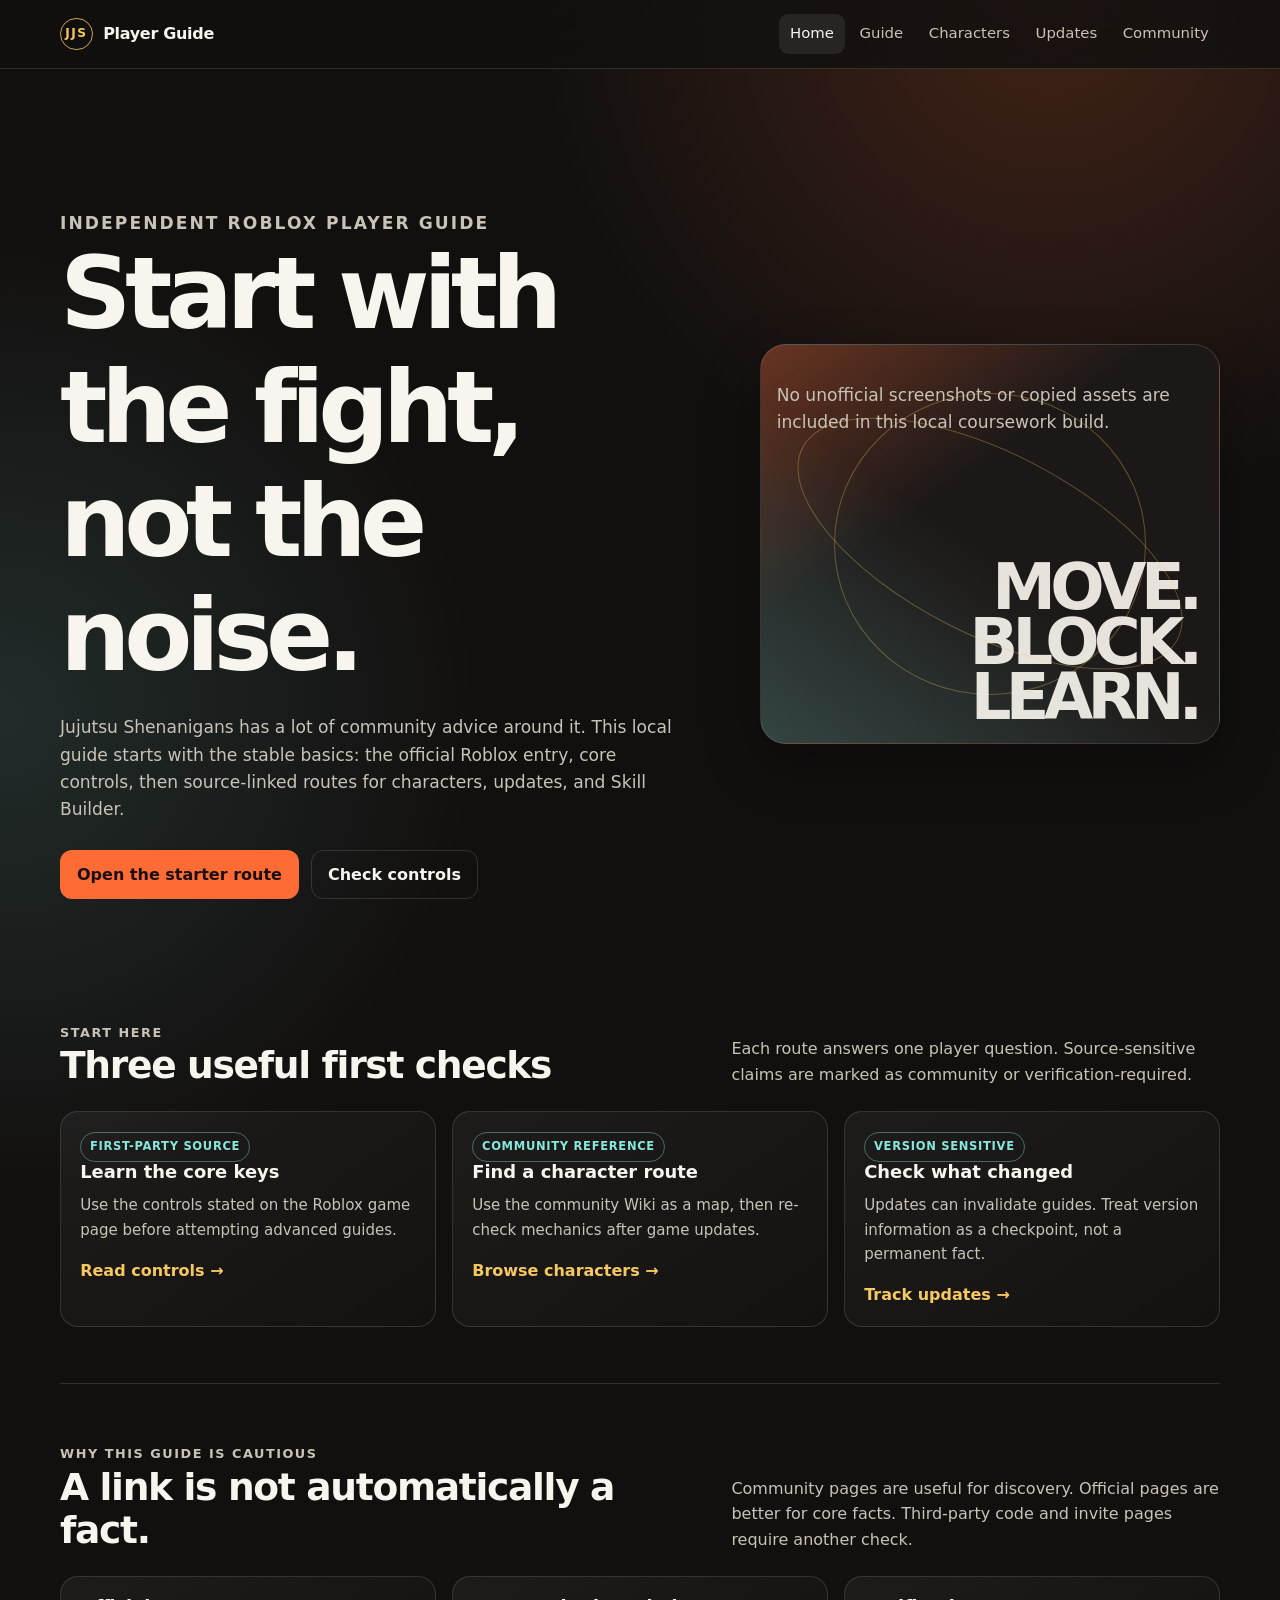
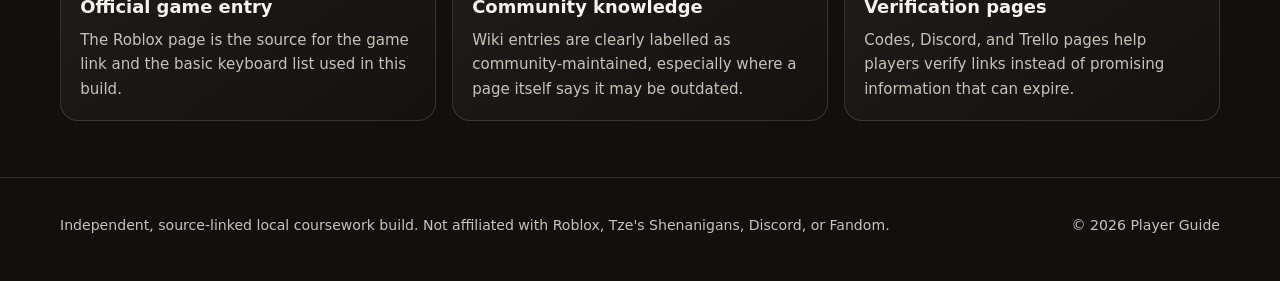
<file: index.html>
<!doctype html>
<html lang="en">
<head>
  <meta charset="utf-8">
  <meta name="viewport" content="width=device-width, initial-scale=1">
  <meta name="robots" content="noindex,nofollow">
  <link rel="canonical" href="http://127.0.0.1:4173/index.html">
  <script type="application/ld+json">
    {"@context":"https://schema.org","@type":"WebPage","name":"Jujutsu Shenanigans Starter Guide","url":"http://127.0.0.1:4173/index.html"}
  </script>
  <meta name="description" content="A practical Jujutsu Shenanigans starter guide for Roblox controls, characters, updates, Skill Builder research, and source checks.">
  <meta property="og:title" content="Jujutsu Shenanigans Starter Guide">
  <meta property="og:description" content="Start with controls, then use source-backed guides for characters, updates, and community links.">
  <meta property="og:type" content="website">
  <title>Jujutsu Shenanigans Starter Guide</title>
  <link rel="stylesheet" href="assets/site.css">
</head>
<body>
  <a class="skip-link" href="#main-content">Skip to content</a>
  <header class="site-header">
    <div class="header-inner">
      <a class="brand" href="index.html" aria-label="Jujutsu Shenanigans Guide home"><span class="brand-mark">JJS</span><span>Player Guide</span></a>
      <button class="nav-toggle" type="button" data-nav-toggle aria-controls="main-nav" aria-expanded="false">Menu</button>
      <nav class="main-nav" id="main-nav" data-nav aria-label="Primary navigation">
        <a href="index.html" aria-current="page">Home</a><a href="guide.html">Guide</a><a href="characters.html">Characters</a><a href="updates.html">Updates</a><a href="community.html">Community</a>
      </nav>
    </div>
  </header>
  <main id="main-content" class="page-shell">
    <section class="hero" aria-labelledby="home-title">
      <div>
        <p class="eyebrow">Independent Roblox player guide</p>
        <h1 id="home-title">Start with the fight, not the noise.</h1>
        <p>Jujutsu Shenanigans has a lot of community advice around it. This local guide starts with the stable basics: the official Roblox entry, core controls, then source-linked routes for characters, updates, and Skill Builder.</p>
        <div class="hero-actions"><a class="button" href="guide.html">Open the starter route</a><a class="button button--ghost" href="controls.html">Check controls</a></div>
      </div>
      <div class="hero-visual" aria-label="Abstract Jujutsu Shenanigans guide cover">
        <p class="visual-note">No unofficial screenshots or copied assets are included in this local coursework build.</p>
        <div class="visual-text">MOVE.<br>BLOCK.<br>LEARN.</div>
      </div>
    </section>

    <section class="section" aria-labelledby="start-heading">
      <div class="section-heading"><div><p class="eyebrow">Start here</p><h2 id="start-heading">Three useful first checks</h2></div><p>Each route answers one player question. Source-sensitive claims are marked as community or verification-required.</p></div>
      <div class="guide-grid" data-home-cards>
        <a class="guide-card" href="controls.html"><span class="status-tag">First-party source</span><h3>Learn the core keys</h3><p>Use the controls stated on the Roblox game page before attempting advanced guides.</p><span class="arrow">Read controls →</span></a>
        <a class="guide-card" href="characters.html"><span class="status-tag">Community reference</span><h3>Find a character route</h3><p>Use the community Wiki as a map, then re-check mechanics after game updates.</p><span class="arrow">Browse characters →</span></a>
        <a class="guide-card" href="updates.html"><span class="status-tag">Version sensitive</span><h3>Check what changed</h3><p>Updates can invalidate guides. Treat version information as a checkpoint, not a permanent fact.</p><span class="arrow">Track updates →</span></a>
      </div>
    </section>

    <section class="section" aria-labelledby="source-heading">
      <div class="section-heading"><div><p class="eyebrow">Why this guide is cautious</p><h2 id="source-heading">A link is not automatically a fact.</h2></div><p>Community pages are useful for discovery. Official pages are better for core facts. Third-party code and invite pages require another check.</p></div>
      <div class="feature-grid">
        <article class="feature-card"><h3>Official game entry</h3><p>The Roblox page is the source for the game link and the basic keyboard list used in this build.</p></article>
        <article class="feature-card"><h3>Community knowledge</h3><p>Wiki entries are clearly labelled as community-maintained, especially where a page itself says it may be outdated.</p></article>
        <article class="feature-card"><h3>Verification pages</h3><p>Codes, Discord, and Trello pages help players verify links instead of promising information that can expire.</p></article>
      </div>
    </section>
  </main>
  <footer class="site-footer"><div class="page-shell footer-inner"><p>Independent, source-linked local coursework build. Not affiliated with Roblox, Tze's Shenanigans, Discord, or Fandom.</p><p>© <span data-current-year></span> Player Guide</p></div></footer>
  <script src="assets/site.js"></script>
</body>
</html>
</file>
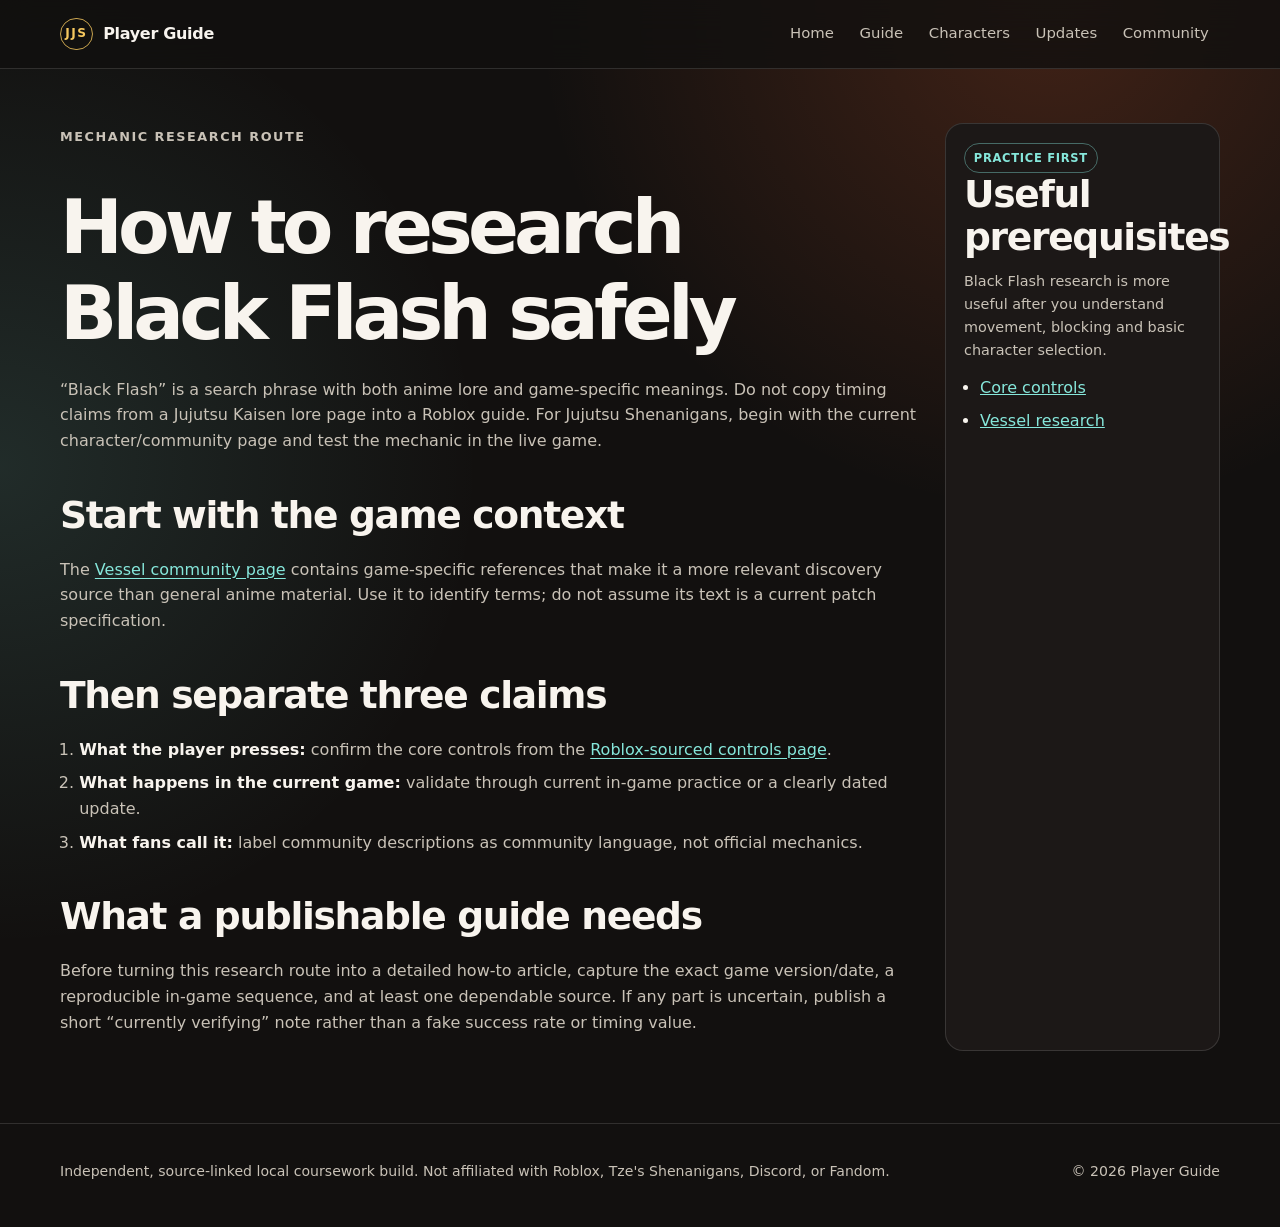
<file: black-flash.html>
<!doctype html>
<html lang="en">
<head>
  <meta charset="utf-8">
  <meta name="viewport" content="width=device-width, initial-scale=1">
  <meta name="robots" content="noindex,nofollow">
  <link rel="canonical" href="http://127.0.0.1:4173/black-flash.html">
  <script type="application/ld+json">
    {"@context":"https://schema.org","@type":"WebPage","name":"Jujutsu Shenanigans Black Flash Guide","url":"http://127.0.0.1:4173/black-flash.html"}
  </script>
  <meta name="description" content="A Jujutsu Shenanigans Black Flash research route that separates game-specific testing from anime lore and version-sensitive community notes.">
  <title>Jujutsu Shenanigans Black Flash Guide</title>
  <link rel="stylesheet" href="assets/site.css">
</head>
<body>
  <a class="skip-link" href="#main-content">Skip to content</a>
  <header class="site-header"><div class="header-inner"><a class="brand" href="index.html" aria-label="Jujutsu Shenanigans Guide home"><span class="brand-mark">JJS</span><span>Player Guide</span></a><button class="nav-toggle" type="button" data-nav-toggle aria-controls="main-nav" aria-expanded="false">Menu</button><nav class="main-nav" id="main-nav" data-nav aria-label="Primary navigation"><a href="index.html">Home</a><a href="guide.html" aria-current="page">Guide</a><a href="characters.html">Characters</a><a href="updates.html">Updates</a><a href="community.html">Community</a></nav></div></header>
  <main id="main-content" class="page-shell content-layout">
    <article class="article">
      <p class="eyebrow">Mechanic research route</p>
      <h1>How to research Black Flash safely</h1>
      <p>“Black Flash” is a search phrase with both anime lore and game-specific meanings. Do not copy timing claims from a Jujutsu Kaisen lore page into a Roblox guide. For Jujutsu Shenanigans, begin with the current character/community page and test the mechanic in the live game.</p>
      <h2>Start with the game context</h2>
      <p>The <a href="https://jujutsu-shenanigans.fandom.com/wiki/Vessel" target="_blank" rel="noreferrer">Vessel community page</a> contains game-specific references that make it a more relevant discovery source than general anime material. Use it to identify terms; do not assume its text is a current patch specification.</p>
      <h2>Then separate three claims</h2>
      <ol><li><strong>What the player presses:</strong> confirm the core controls from the <a href="controls.html">Roblox-sourced controls page</a>.</li><li><strong>What happens in the current game:</strong> validate through current in-game practice or a clearly dated update.</li><li><strong>What fans call it:</strong> label community descriptions as community language, not official mechanics.</li></ol>
      <h2>What a publishable guide needs</h2>
      <p>Before turning this research route into a detailed how-to article, capture the exact game version/date, a reproducible in-game sequence, and at least one dependable source. If any part is uncertain, publish a short “currently verifying” note rather than a fake success rate or timing value.</p>
    </article>
    <aside class="aside-card"><span class="status-tag">Practice first</span><h2>Useful prerequisites</h2><p>Black Flash research is more useful after you understand movement, blocking and basic character selection.</p><ul><li><a href="controls.html">Core controls</a></li><li><a href="vessel.html">Vessel research</a></li></ul></aside>
  </main>
  <footer class="site-footer"><div class="page-shell footer-inner"><p>Independent, source-linked local coursework build.</p><p>© <span data-current-year></span> Player Guide</p></div></footer><script src="assets/site.js"></script>
</body>
</html>
</file>
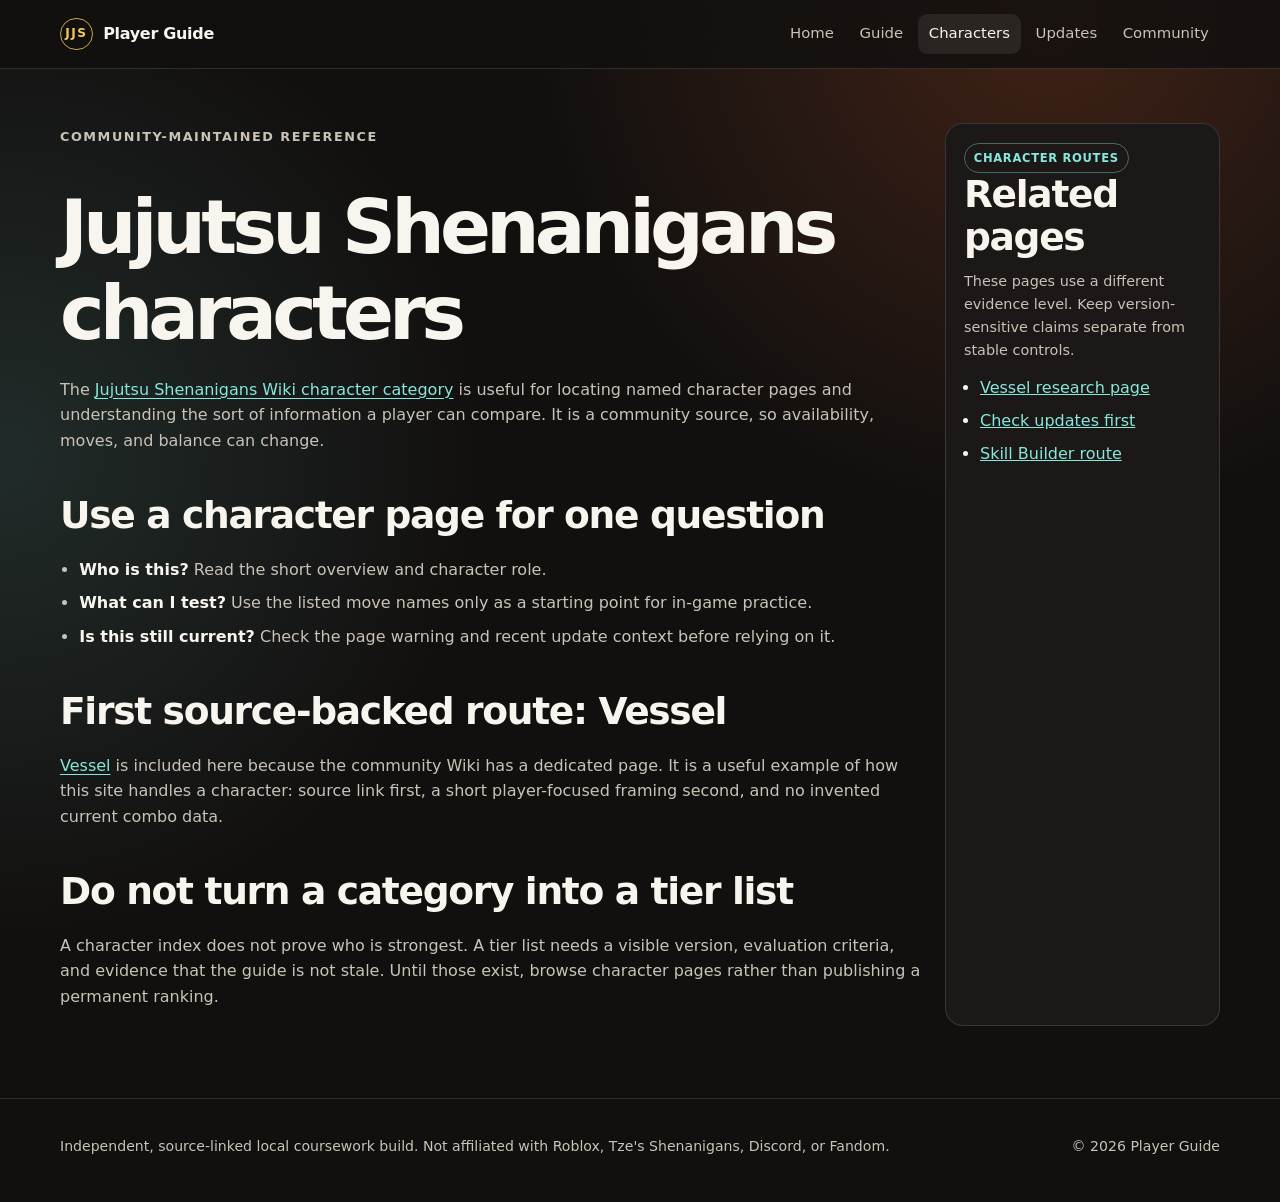
<file: characters.html>
<!doctype html>
<html lang="en">
<head>
  <meta charset="utf-8">
  <meta name="viewport" content="width=device-width, initial-scale=1">
  <meta name="robots" content="noindex,nofollow">
  <link rel="canonical" href="http://127.0.0.1:4173/characters.html">
  <script type="application/ld+json">
    {"@context":"https://schema.org","@type":"WebPage","name":"Jujutsu Shenanigans Characters Guide","url":"http://127.0.0.1:4173/characters.html"}
  </script>
  <meta name="description" content="A Jujutsu Shenanigans character research index built from community Wiki categories, with a cautious route to Vessel and version-sensitive pages.">
  <title>Jujutsu Shenanigans Characters Guide</title>
  <link rel="stylesheet" href="assets/site.css">
</head>
<body>
  <a class="skip-link" href="#main-content">Skip to content</a>
  <header class="site-header"><div class="header-inner"><a class="brand" href="index.html" aria-label="Jujutsu Shenanigans Guide home"><span class="brand-mark">JJS</span><span>Player Guide</span></a><button class="nav-toggle" type="button" data-nav-toggle aria-controls="main-nav" aria-expanded="false">Menu</button><nav class="main-nav" id="main-nav" data-nav aria-label="Primary navigation"><a href="index.html">Home</a><a href="guide.html">Guide</a><a href="characters.html" aria-current="page">Characters</a><a href="updates.html">Updates</a><a href="community.html">Community</a></nav></div></header>
  <main id="main-content" class="page-shell content-layout">
    <article class="article">
      <p class="eyebrow">Community-maintained reference</p>
      <h1>Jujutsu Shenanigans characters</h1>
      <p>The <a href="https://jujutsu-shenanigans.fandom.com/wiki/Category:Characters" target="_blank" rel="noreferrer">Jujutsu Shenanigans Wiki character category</a> is useful for locating named character pages and understanding the sort of information a player can compare. It is a community source, so availability, moves, and balance can change.</p>
      <h2>Use a character page for one question</h2>
      <ul><li><strong>Who is this?</strong> Read the short overview and character role.</li><li><strong>What can I test?</strong> Use the listed move names only as a starting point for in-game practice.</li><li><strong>Is this still current?</strong> Check the page warning and recent update context before relying on it.</li></ul>
      <h2>First source-backed route: Vessel</h2>
      <p><a href="vessel.html">Vessel</a> is included here because the community Wiki has a dedicated page. It is a useful example of how this site handles a character: source link first, a short player-focused framing second, and no invented current combo data.</p>
      <h2>Do not turn a category into a tier list</h2>
      <p>A character index does not prove who is strongest. A tier list needs a visible version, evaluation criteria, and evidence that the guide is not stale. Until those exist, browse character pages rather than publishing a permanent ranking.</p>
    </article>
    <aside class="aside-card"><span class="status-tag">Character routes</span><h2>Related pages</h2><p>These pages use a different evidence level. Keep version-sensitive claims separate from stable controls.</p><ul><li><a href="vessel.html">Vessel research page</a></li><li><a href="updates.html">Check updates first</a></li><li><a href="skill-builder.html">Skill Builder route</a></li></ul></aside>
  </main>
  <footer class="site-footer"><div class="page-shell footer-inner"><p>Independent, source-linked local coursework build.</p><p>© <span data-current-year></span> Player Guide</p></div></footer><script src="assets/site.js"></script>
</body>
</html>
</file>
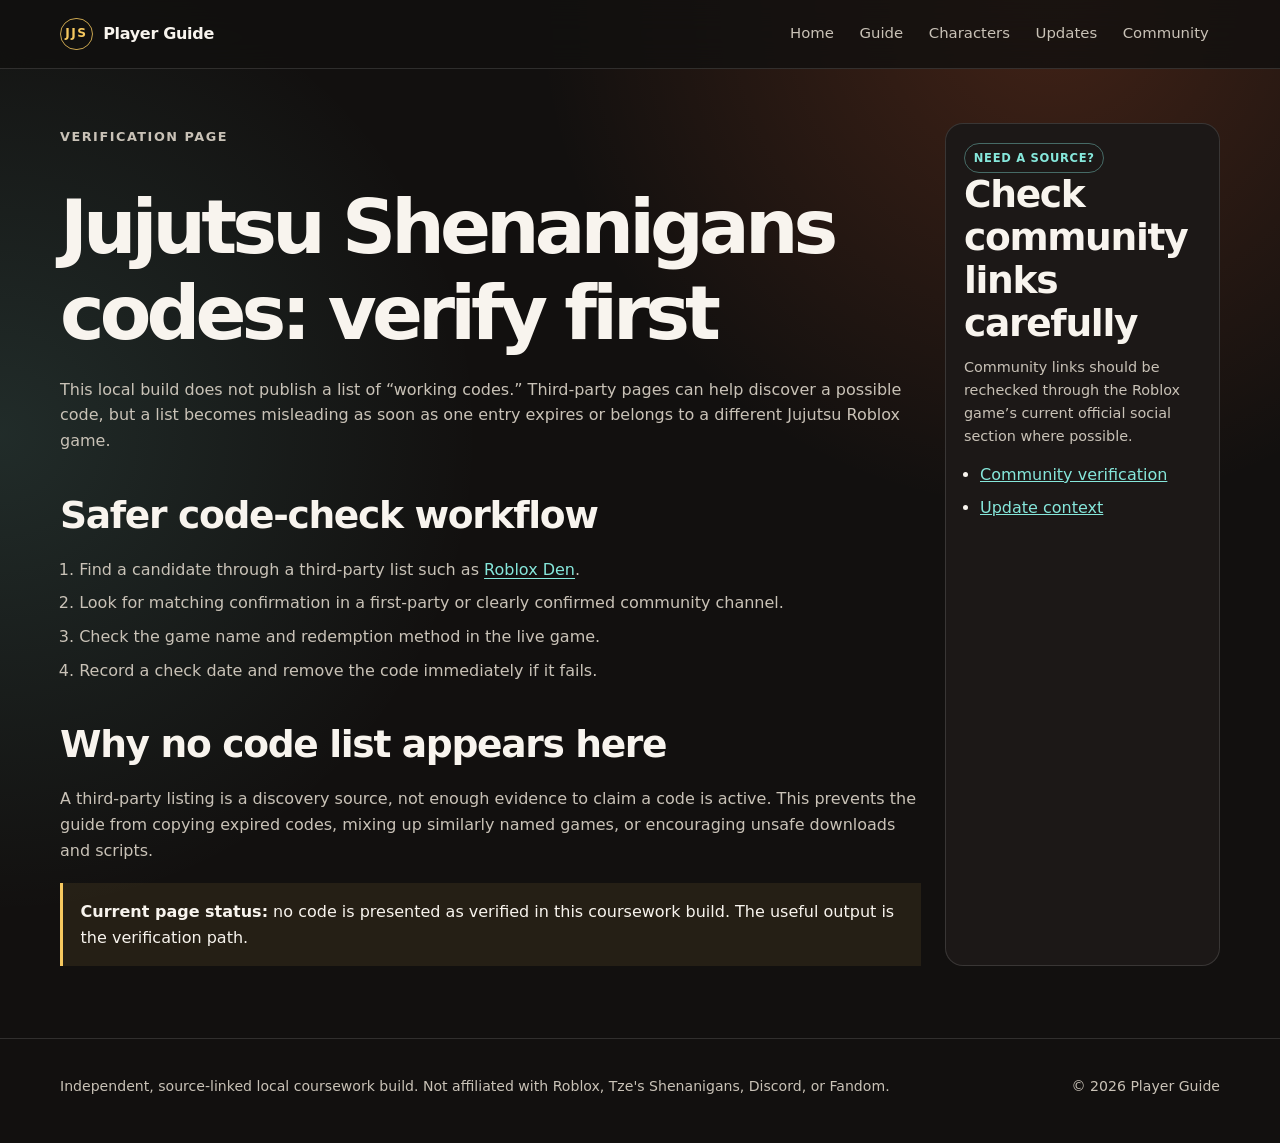
<file: codes.html>
<!doctype html>
<html lang="en">
<head>
  <meta charset="utf-8">
  <meta name="viewport" content="width=device-width, initial-scale=1">
  <meta name="robots" content="noindex,nofollow">
  <link rel="canonical" href="http://127.0.0.1:4173/codes.html">
  <script type="application/ld+json">
    {"@context":"https://schema.org","@type":"WebPage","name":"Jujutsu Shenanigans Codes Verify First","url":"http://127.0.0.1:4173/codes.html"}
  </script>
  <meta name="description" content="A safe Jujutsu Shenanigans code verification page that explains how to check sources without publishing unconfirmed or expired codes.">
  <title>Jujutsu Shenanigans Codes: Verify First</title>
  <link rel="stylesheet" href="assets/site.css">
</head>
<body>
  <a class="skip-link" href="#main-content">Skip to content</a>
  <header class="site-header"><div class="header-inner"><a class="brand" href="index.html" aria-label="Jujutsu Shenanigans Guide home"><span class="brand-mark">JJS</span><span>Player Guide</span></a><button class="nav-toggle" type="button" data-nav-toggle aria-controls="main-nav" aria-expanded="false">Menu</button><nav class="main-nav" id="main-nav" data-nav aria-label="Primary navigation"><a href="index.html">Home</a><a href="guide.html">Guide</a><a href="characters.html">Characters</a><a href="updates.html">Updates</a><a href="community.html">Community</a></nav></div></header>
  <main id="main-content" class="page-shell content-layout">
    <article class="article">
      <p class="eyebrow">Verification page</p>
      <h1>Jujutsu Shenanigans codes: verify first</h1>
      <p>This local build does not publish a list of “working codes.” Third-party pages can help discover a possible code, but a list becomes misleading as soon as one entry expires or belongs to a different Jujutsu Roblox game.</p>
      <h2>Safer code-check workflow</h2>
      <ol><li>Find a candidate through a third-party list such as <a href="https://robloxden.com/game-codes/jujutsu-shenanigans" target="_blank" rel="noreferrer">Roblox Den</a>.</li><li>Look for matching confirmation in a first-party or clearly confirmed community channel.</li><li>Check the game name and redemption method in the live game.</li><li>Record a check date and remove the code immediately if it fails.</li></ol>
      <h2>Why no code list appears here</h2>
      <p>A third-party listing is a discovery source, not enough evidence to claim a code is active. This prevents the guide from copying expired codes, mixing up similarly named games, or encouraging unsafe downloads and scripts.</p>
      <div class="article-note"><strong>Current page status:</strong> no code is presented as verified in this coursework build. The useful output is the verification path.</div>
    </article>
    <aside class="aside-card"><span class="status-tag">Need a source?</span><h2>Check community links carefully</h2><p>Community links should be rechecked through the Roblox game’s current official social section where possible.</p><ul><li><a href="community.html">Community verification</a></li><li><a href="updates.html">Update context</a></li></ul></aside>
  </main>
  <footer class="site-footer"><div class="page-shell footer-inner"><p>Independent, source-linked local coursework build.</p><p>© <span data-current-year></span> Player Guide</p></div></footer><script src="assets/site.js"></script>
</body>
</html>
</file>
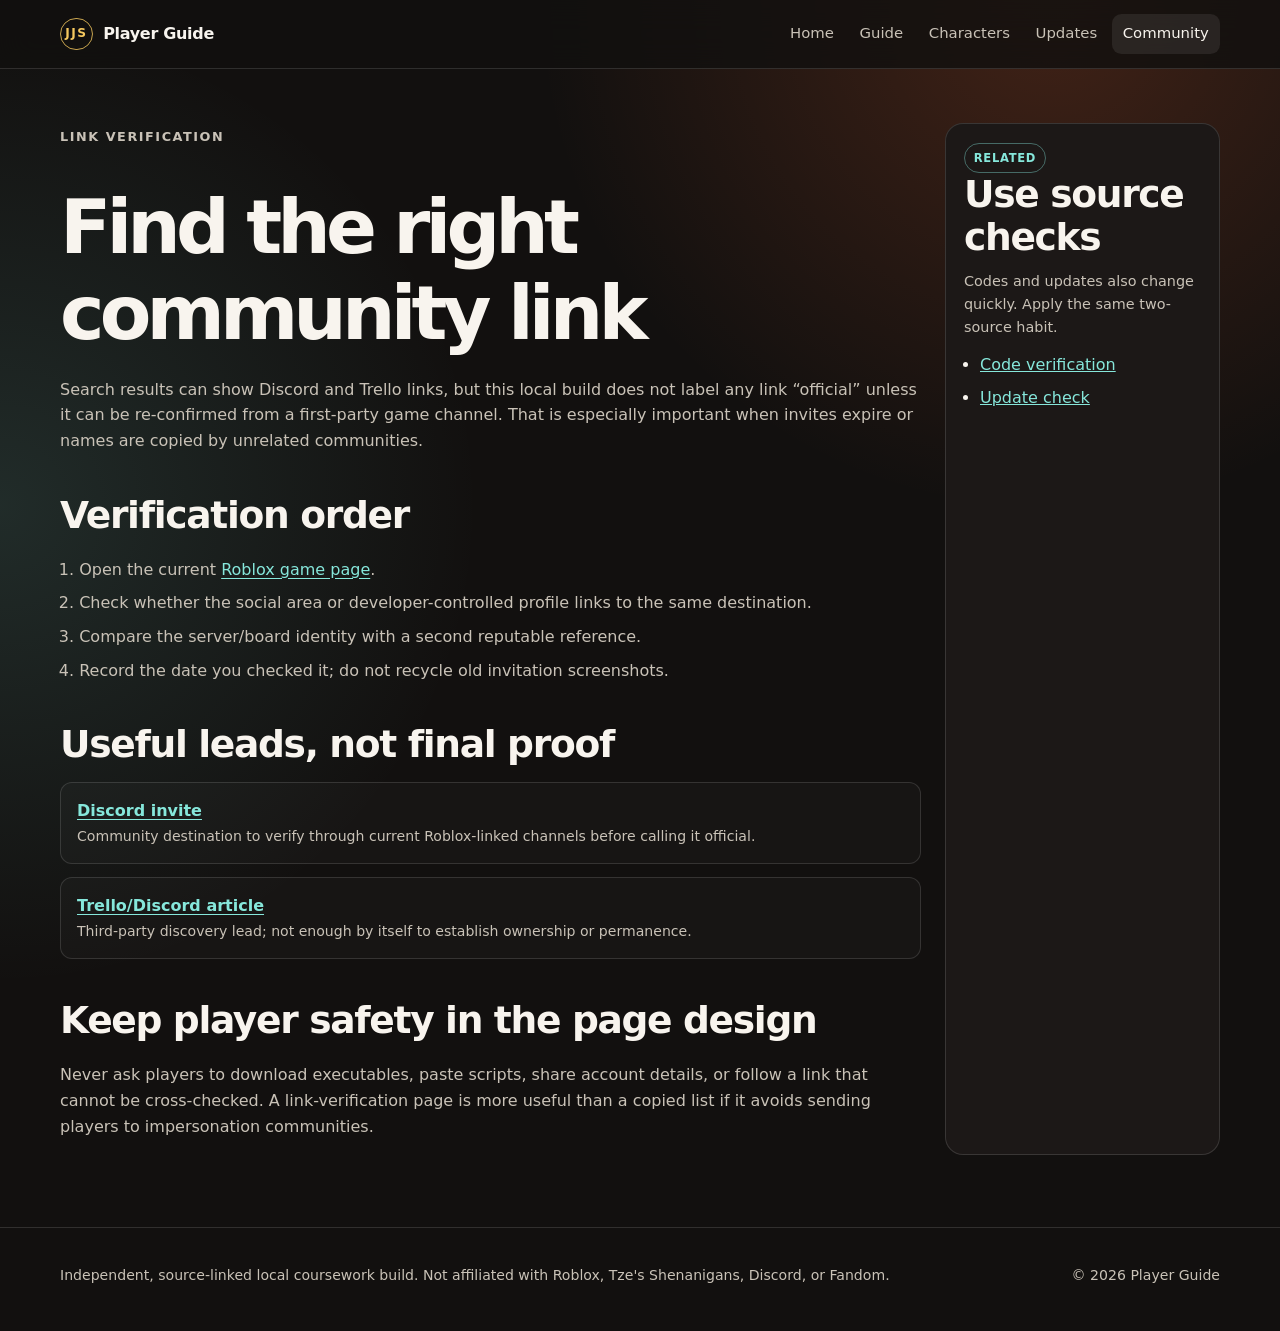
<file: community.html>
<!doctype html>
<html lang="en">
<head>
  <meta charset="utf-8">
  <meta name="viewport" content="width=device-width, initial-scale=1">
  <meta name="robots" content="noindex,nofollow">
  <link rel="canonical" href="http://127.0.0.1:4173/community.html">
  <script type="application/ld+json">
    {"@context":"https://schema.org","@type":"WebPage","name":"Jujutsu Shenanigans Community Links","url":"http://127.0.0.1:4173/community.html"}
  </script>
  <meta name="description" content="How to verify Jujutsu Shenanigans Discord and Trello links through first-party game channels instead of trusting a search result alone.">
  <title>Jujutsu Shenanigans Community Links</title>
  <link rel="stylesheet" href="assets/site.css">
</head>
<body>
  <a class="skip-link" href="#main-content">Skip to content</a>
  <header class="site-header"><div class="header-inner"><a class="brand" href="index.html" aria-label="Jujutsu Shenanigans Guide home"><span class="brand-mark">JJS</span><span>Player Guide</span></a><button class="nav-toggle" type="button" data-nav-toggle aria-controls="main-nav" aria-expanded="false">Menu</button><nav class="main-nav" id="main-nav" data-nav aria-label="Primary navigation"><a href="index.html">Home</a><a href="guide.html">Guide</a><a href="characters.html">Characters</a><a href="updates.html">Updates</a><a href="community.html" aria-current="page">Community</a></nav></div></header>
  <main id="main-content" class="page-shell content-layout">
    <article class="article">
      <p class="eyebrow">Link verification</p>
      <h1>Find the right community link</h1>
      <p>Search results can show Discord and Trello links, but this local build does not label any link “official” unless it can be re-confirmed from a first-party game channel. That is especially important when invites expire or names are copied by unrelated communities.</p>
      <h2>Verification order</h2>
      <ol><li>Open the current <a href="https://www.roblox.com/games/9391468976/Jujutsu-Shenanigans" target="_blank" rel="noreferrer">Roblox game page</a>.</li><li>Check whether the social area or developer-controlled profile links to the same destination.</li><li>Compare the server/board identity with a second reputable reference.</li><li>Record the date you checked it; do not recycle old invitation screenshots.</li></ol>
      <h2>Useful leads, not final proof</h2>
      <div class="source-list"><div class="source-line"><strong><a href="https://discord.com/invite/jujutsushenanigans" target="_blank" rel="noreferrer">Discord invite</a></strong><span>Community destination to verify through current Roblox-linked channels before calling it official.</span></div><div class="source-line"><strong><a href="https://earlygame.com/guides/mobile-gaming/jujutsu-shenanigans-trello-link-official-discord" target="_blank" rel="noreferrer">Trello/Discord article</a></strong><span>Third-party discovery lead; not enough by itself to establish ownership or permanence.</span></div></div>
      <h2>Keep player safety in the page design</h2>
      <p>Never ask players to download executables, paste scripts, share account details, or follow a link that cannot be cross-checked. A link-verification page is more useful than a copied list if it avoids sending players to impersonation communities.</p>
    </article>
    <aside class="aside-card"><span class="status-tag">Related</span><h2>Use source checks</h2><p>Codes and updates also change quickly. Apply the same two-source habit.</p><ul><li><a href="codes.html">Code verification</a></li><li><a href="updates.html">Update check</a></li></ul></aside>
  </main>
  <footer class="site-footer"><div class="page-shell footer-inner"><p>Independent, source-linked local coursework build.</p><p>© <span data-current-year></span> Player Guide</p></div></footer><script src="assets/site.js"></script>
</body>
</html>
</file>
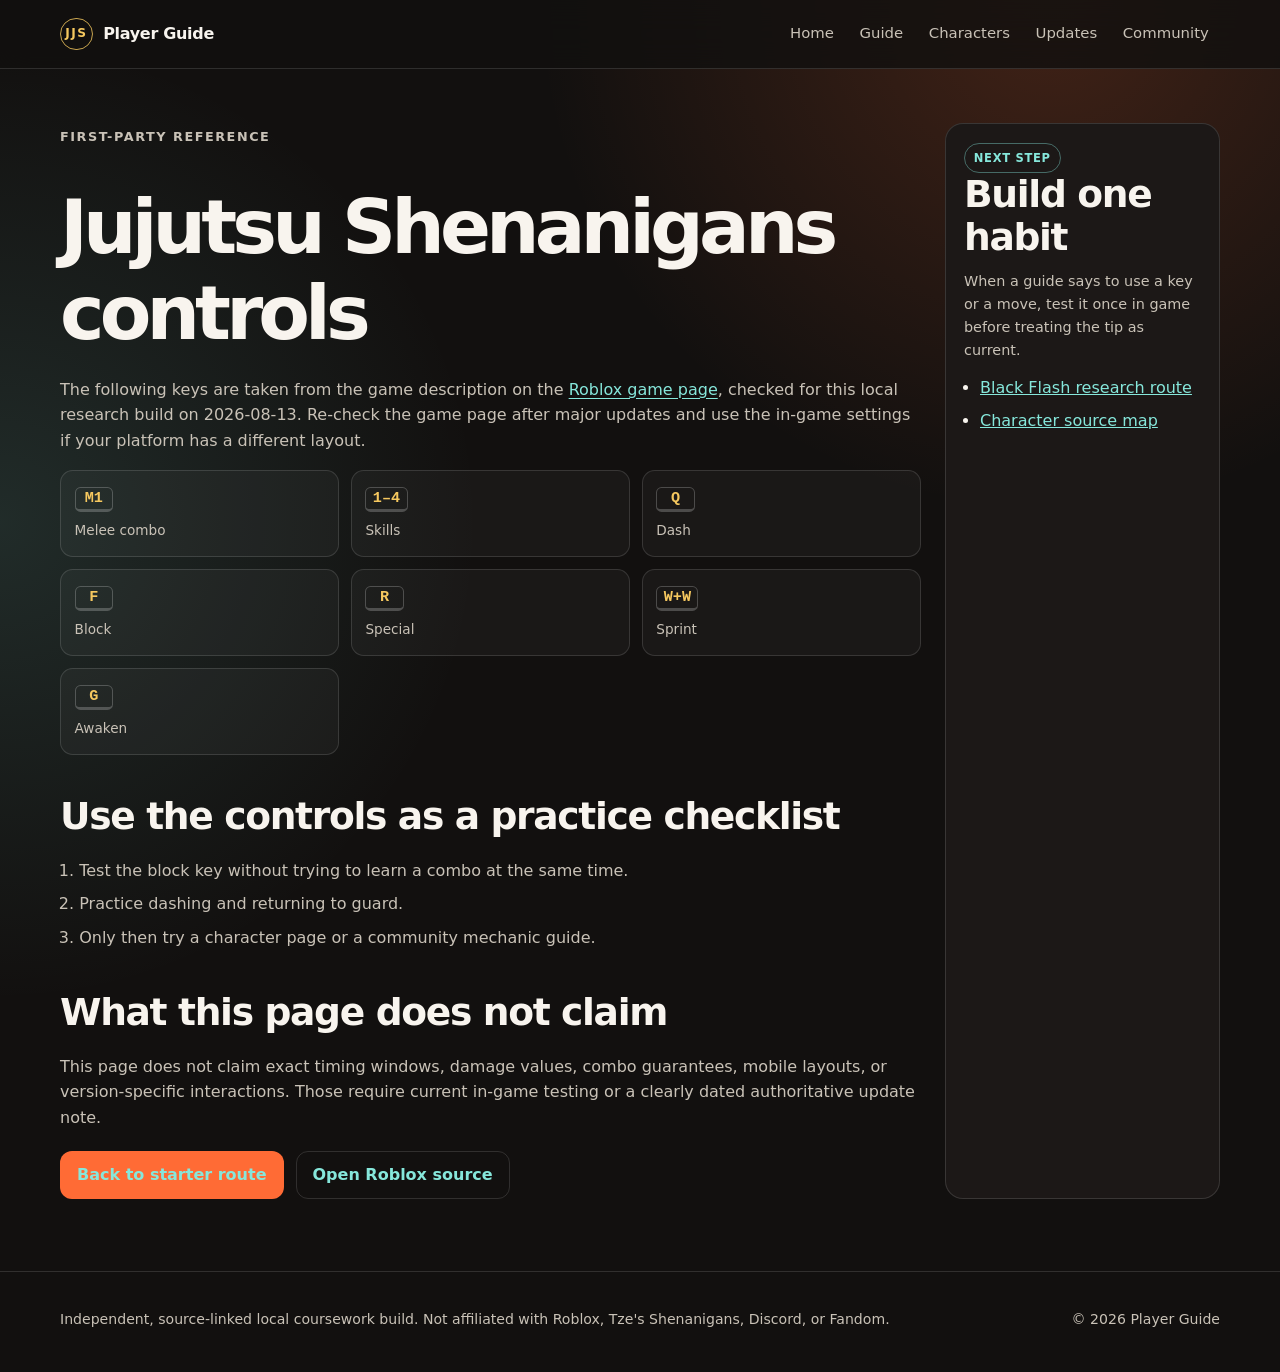
<file: controls.html>
<!doctype html>
<html lang="en">
<head>
  <meta charset="utf-8">
  <meta name="viewport" content="width=device-width, initial-scale=1">
  <meta name="robots" content="noindex,nofollow">
  <link rel="canonical" href="http://127.0.0.1:4173/controls.html">
  <script type="application/ld+json">
    {"@context":"https://schema.org","@type":"WebPage","name":"Jujutsu Shenanigans Controls Guide","url":"http://127.0.0.1:4173/controls.html"}
  </script>
  <meta name="description" content="Jujutsu Shenanigans basic keyboard controls from the Roblox game description: M1, skills, dash, block, special, sprint, and awakening.">
  <title>Jujutsu Shenanigans Controls Guide</title>
  <link rel="stylesheet" href="assets/site.css">
</head>
<body>
  <a class="skip-link" href="#main-content">Skip to content</a>
  <header class="site-header"><div class="header-inner"><a class="brand" href="index.html" aria-label="Jujutsu Shenanigans Guide home"><span class="brand-mark">JJS</span><span>Player Guide</span></a><button class="nav-toggle" type="button" data-nav-toggle aria-controls="main-nav" aria-expanded="false">Menu</button><nav class="main-nav" id="main-nav" data-nav aria-label="Primary navigation"><a href="index.html">Home</a><a href="guide.html">Guide</a><a href="characters.html">Characters</a><a href="updates.html">Updates</a><a href="community.html">Community</a></nav></div></header>
  <main id="main-content" class="page-shell content-layout">
    <article class="article">
      <p class="eyebrow">First-party reference</p>
      <h1>Jujutsu Shenanigans controls</h1>
      <p>The following keys are taken from the game description on the <a href="https://www.roblox.com/games/9391468976/Jujutsu-Shenanigans" target="_blank" rel="noreferrer">Roblox game page</a>, checked for this local research build on 2026-08-13. Re-check the game page after major updates and use the in-game settings if your platform has a different layout.</p>
      <div class="key-grid" aria-label="Keyboard controls"><div class="key"><kbd>M1</kbd><span>Melee combo</span></div><div class="key"><kbd>1–4</kbd><span>Skills</span></div><div class="key"><kbd>Q</kbd><span>Dash</span></div><div class="key"><kbd>F</kbd><span>Block</span></div><div class="key"><kbd>R</kbd><span>Special</span></div><div class="key"><kbd>W+W</kbd><span>Sprint</span></div><div class="key"><kbd>G</kbd><span>Awaken</span></div></div>
      <h2>Use the controls as a practice checklist</h2>
      <ol><li>Test the block key without trying to learn a combo at the same time.</li><li>Practice dashing and returning to guard.</li><li>Only then try a character page or a community mechanic guide.</li></ol>
      <h2>What this page does not claim</h2>
      <p>This page does not claim exact timing windows, damage values, combo guarantees, mobile layouts, or version-specific interactions. Those require current in-game testing or a clearly dated authoritative update note.</p>
      <div class="button-row"><a class="button" href="guide.html">Back to starter route</a><a class="button button--ghost" href="https://www.roblox.com/games/9391468976/Jujutsu-Shenanigans" target="_blank" rel="noreferrer">Open Roblox source</a></div>
    </article>
    <aside class="aside-card"><span class="status-tag">Next step</span><h2>Build one habit</h2><p>When a guide says to use a key or a move, test it once in game before treating the tip as current.</p><ul><li><a href="black-flash.html">Black Flash research route</a></li><li><a href="characters.html">Character source map</a></li></ul></aside>
  </main>
  <footer class="site-footer"><div class="page-shell footer-inner"><p>Independent, source-linked local coursework build.</p><p>© <span data-current-year></span> Player Guide</p></div></footer><script src="assets/site.js"></script>
</body>
</html>
</file>
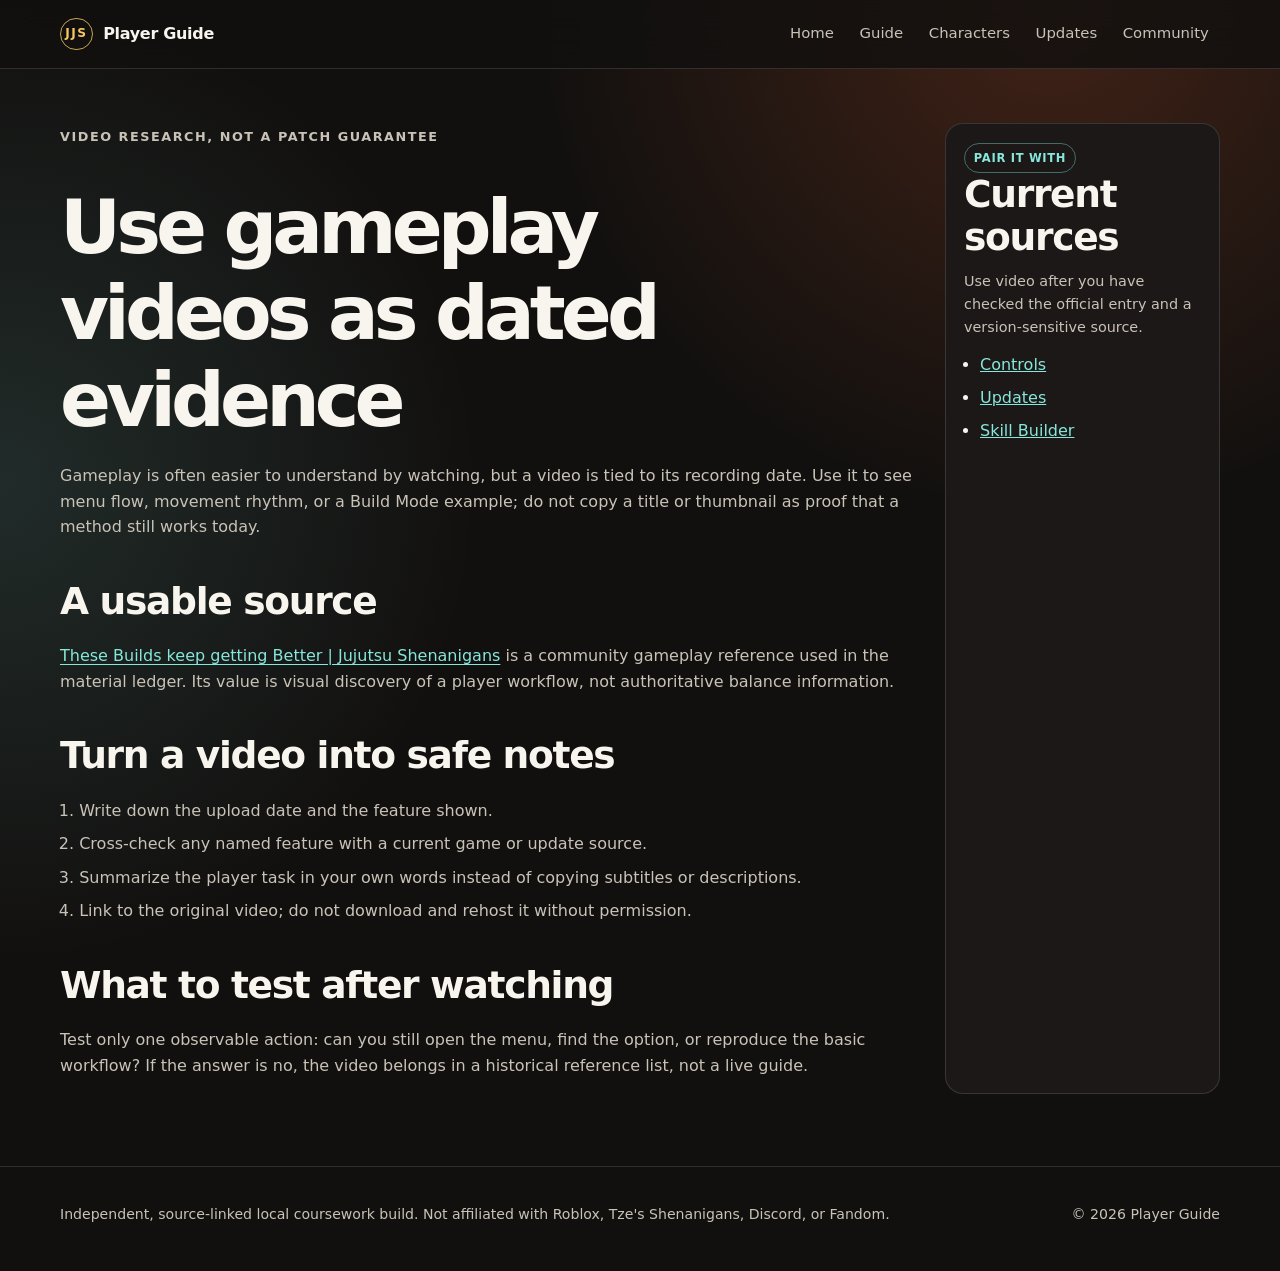
<file: gameplay.html>
<!doctype html>
<html lang="en">
<head>
  <meta charset="utf-8">
  <meta name="viewport" content="width=device-width, initial-scale=1">
  <meta name="robots" content="noindex,nofollow">
  <link rel="canonical" href="http://127.0.0.1:4173/gameplay.html">
  <script type="application/ld+json">
    {"@context":"https://schema.org","@type":"WebPage","name":"Jujutsu Shenanigans Gameplay Sources","url":"http://127.0.0.1:4173/gameplay.html"}
  </script>
  <meta name="description" content="Use Jujutsu Shenanigans gameplay videos as dated visual research, then test the current game before copying a build or combo.">
  <title>Jujutsu Shenanigans Gameplay Sources</title>
  <link rel="stylesheet" href="assets/site.css">
</head>
<body>
  <a class="skip-link" href="#main-content">Skip to content</a>
  <header class="site-header"><div class="header-inner"><a class="brand" href="index.html" aria-label="Jujutsu Shenanigans Guide home"><span class="brand-mark">JJS</span><span>Player Guide</span></a><button class="nav-toggle" type="button" data-nav-toggle aria-controls="main-nav" aria-expanded="false">Menu</button><nav class="main-nav" id="main-nav" data-nav aria-label="Primary navigation"><a href="index.html">Home</a><a href="guide.html">Guide</a><a href="characters.html">Characters</a><a href="updates.html">Updates</a><a href="community.html">Community</a></nav></div></header>
  <main id="main-content" class="page-shell content-layout">
    <article class="article">
      <p class="eyebrow">Video research, not a patch guarantee</p>
      <h1>Use gameplay videos as dated evidence</h1>
      <p>Gameplay is often easier to understand by watching, but a video is tied to its recording date. Use it to see menu flow, movement rhythm, or a Build Mode example; do not copy a title or thumbnail as proof that a method still works today.</p>
      <h2>A usable source</h2>
      <p><a href="https://www.youtube.com/watch?v=bZKaLqbFeTo" target="_blank" rel="noreferrer">These Builds keep getting Better | Jujutsu Shenanigans</a> is a community gameplay reference used in the material ledger. Its value is visual discovery of a player workflow, not authoritative balance information.</p>
      <h2>Turn a video into safe notes</h2>
      <ol><li>Write down the upload date and the feature shown.</li><li>Cross-check any named feature with a current game or update source.</li><li>Summarize the player task in your own words instead of copying subtitles or descriptions.</li><li>Link to the original video; do not download and rehost it without permission.</li></ol>
      <h2>What to test after watching</h2>
      <p>Test only one observable action: can you still open the menu, find the option, or reproduce the basic workflow? If the answer is no, the video belongs in a historical reference list, not a live guide.</p>
    </article>
    <aside class="aside-card"><span class="status-tag">Pair it with</span><h2>Current sources</h2><p>Use video after you have checked the official entry and a version-sensitive source.</p><ul><li><a href="controls.html">Controls</a></li><li><a href="updates.html">Updates</a></li><li><a href="skill-builder.html">Skill Builder</a></li></ul></aside>
  </main>
  <footer class="site-footer"><div class="page-shell footer-inner"><p>Independent, source-linked local coursework build.</p><p>© <span data-current-year></span> Player Guide</p></div></footer><script src="assets/site.js"></script>
</body>
</html>
</file>
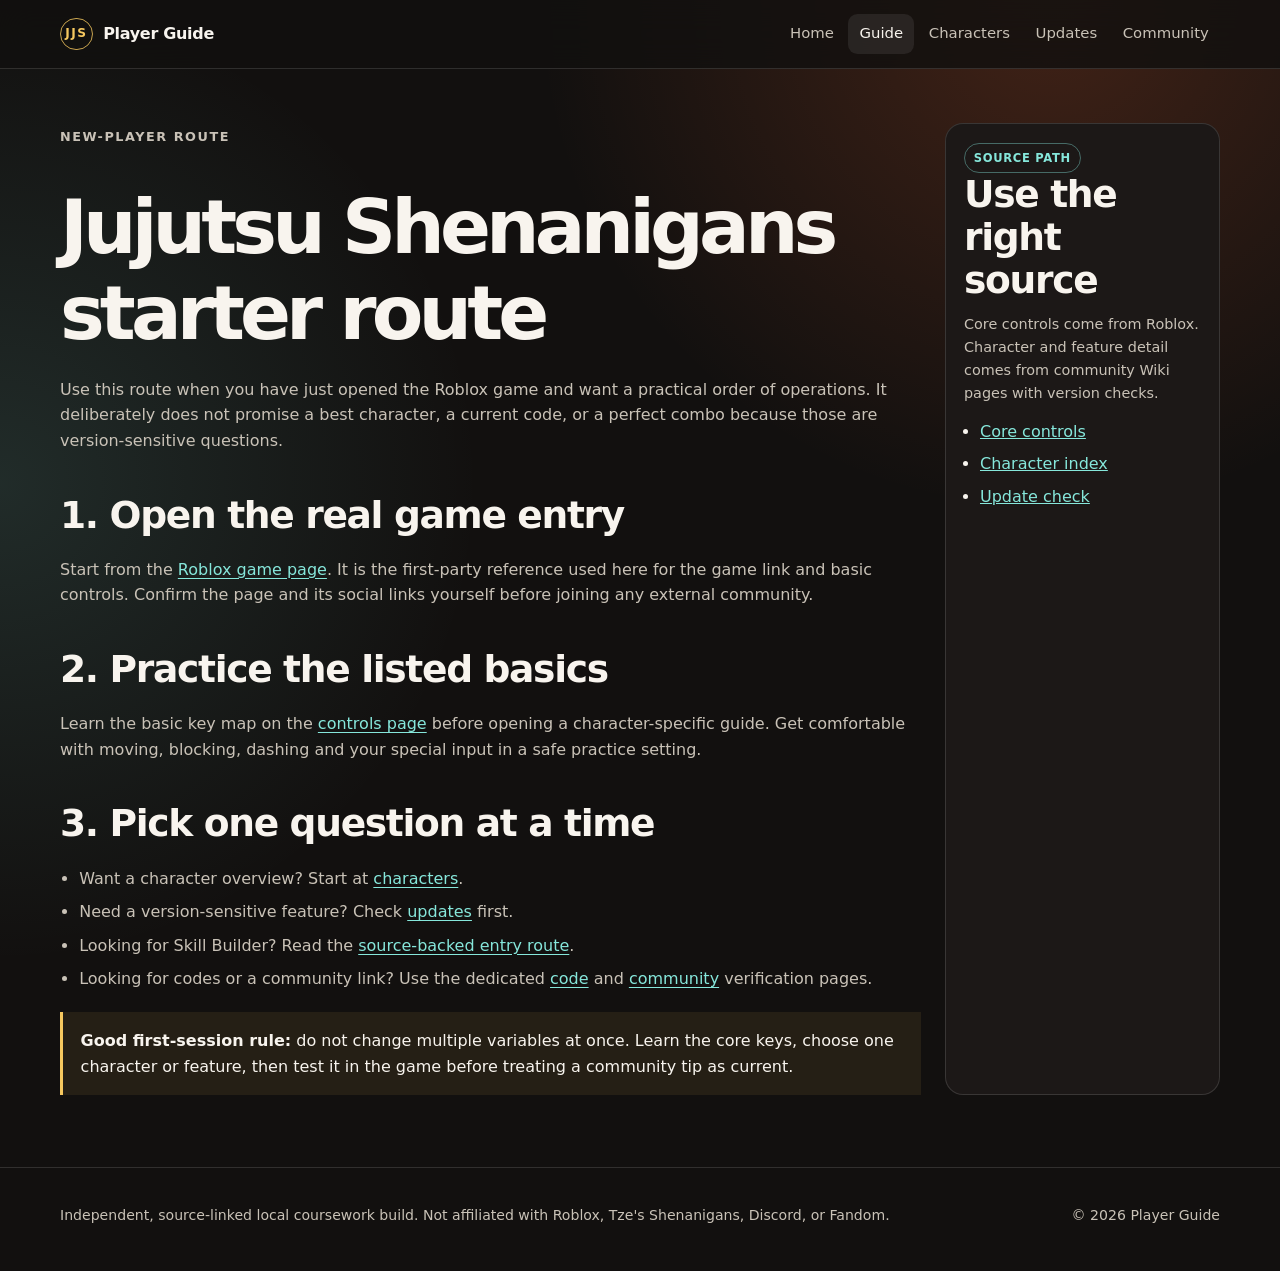
<file: guide.html>
<!doctype html>
<html lang="en">
<head>
  <meta charset="utf-8">
  <meta name="viewport" content="width=device-width, initial-scale=1">
  <meta name="robots" content="noindex,nofollow">
  <link rel="canonical" href="http://127.0.0.1:4173/guide.html">
  <script type="application/ld+json">
    {"@context":"https://schema.org","@type":"WebPage","name":"Jujutsu Shenanigans New Player Guide","url":"http://127.0.0.1:4173/guide.html"}
  </script>
  <meta name="description" content="A Jujutsu Shenanigans new-player route: start with core controls, then browse characters, updates, code verification, and Skill Builder sources.">
  <title>Jujutsu Shenanigans New Player Guide</title>
  <link rel="stylesheet" href="assets/site.css">
</head>
<body>
  <a class="skip-link" href="#main-content">Skip to content</a>
  <header class="site-header"><div class="header-inner"><a class="brand" href="index.html" aria-label="Jujutsu Shenanigans Guide home"><span class="brand-mark">JJS</span><span>Player Guide</span></a><button class="nav-toggle" type="button" data-nav-toggle aria-controls="main-nav" aria-expanded="false">Menu</button><nav class="main-nav" id="main-nav" data-nav aria-label="Primary navigation"><a href="index.html">Home</a><a href="guide.html" aria-current="page">Guide</a><a href="characters.html">Characters</a><a href="updates.html">Updates</a><a href="community.html">Community</a></nav></div></header>
  <main id="main-content" class="page-shell content-layout">
    <article class="article">
      <p class="eyebrow">New-player route</p>
      <h1>Jujutsu Shenanigans starter route</h1>
      <p>Use this route when you have just opened the Roblox game and want a practical order of operations. It deliberately does not promise a best character, a current code, or a perfect combo because those are version-sensitive questions.</p>
      <h2>1. Open the real game entry</h2>
      <p>Start from the <a href="https://www.roblox.com/games/9391468976/Jujutsu-Shenanigans" target="_blank" rel="noreferrer">Roblox game page</a>. It is the first-party reference used here for the game link and basic controls. Confirm the page and its social links yourself before joining any external community.</p>
      <h2>2. Practice the listed basics</h2>
      <p>Learn the basic key map on the <a href="controls.html">controls page</a> before opening a character-specific guide. Get comfortable with moving, blocking, dashing and your special input in a safe practice setting.</p>
      <h2>3. Pick one question at a time</h2>
      <ul><li>Want a character overview? Start at <a href="characters.html">characters</a>.</li><li>Need a version-sensitive feature? Check <a href="updates.html">updates</a> first.</li><li>Looking for Skill Builder? Read the <a href="skill-builder.html">source-backed entry route</a>.</li><li>Looking for codes or a community link? Use the dedicated <a href="codes.html">code</a> and <a href="community.html">community</a> verification pages.</li></ul>
      <div class="article-note"><strong>Good first-session rule:</strong> do not change multiple variables at once. Learn the core keys, choose one character or feature, then test it in the game before treating a community tip as current.</div>
    </article>
    <aside class="aside-card"><span class="status-tag">Source path</span><h2>Use the right source</h2><p>Core controls come from Roblox. Character and feature detail comes from community Wiki pages with version checks.</p><ul><li><a href="controls.html">Core controls</a></li><li><a href="characters.html">Character index</a></li><li><a href="updates.html">Update check</a></li></ul></aside>
  </main>
  <footer class="site-footer"><div class="page-shell footer-inner"><p>Independent, source-linked local coursework build.</p><p>© <span data-current-year></span> Player Guide</p></div></footer><script src="assets/site.js"></script>
</body>
</html>
</file>
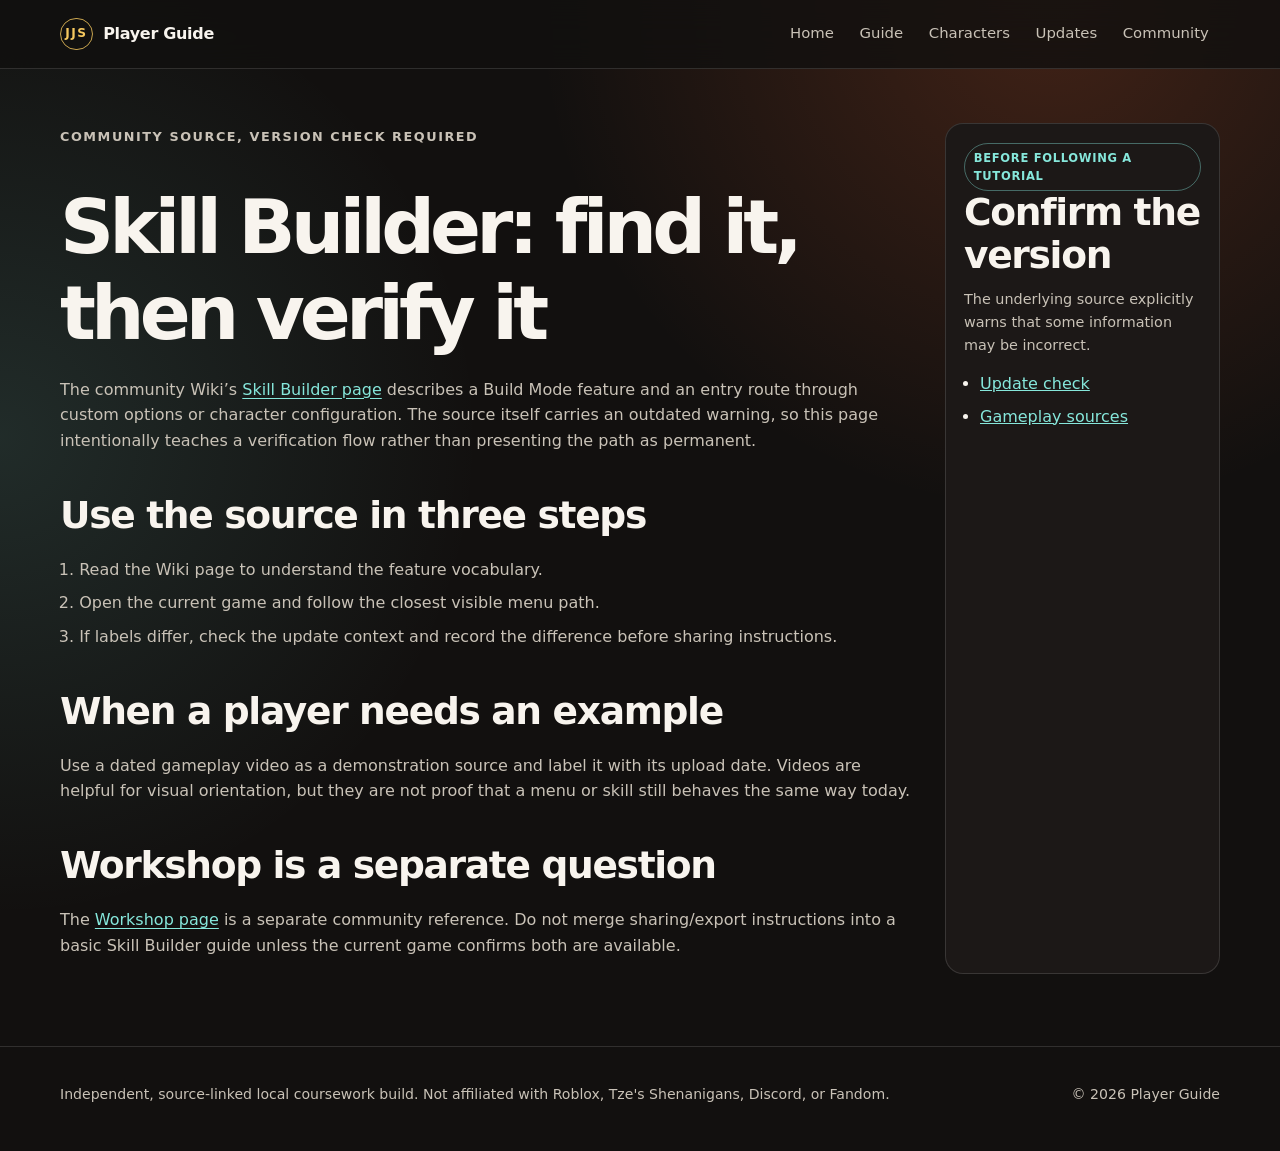
<file: skill-builder.html>
<!doctype html>
<html lang="en">
<head>
  <meta charset="utf-8">
  <meta name="viewport" content="width=device-width, initial-scale=1">
  <meta name="robots" content="noindex,nofollow">
  <link rel="canonical" href="http://127.0.0.1:4173/skill-builder.html">
  <script type="application/ld+json">
    {"@context":"https://schema.org","@type":"WebPage","name":"Jujutsu Shenanigans Skill Builder Guide","url":"http://127.0.0.1:4173/skill-builder.html"}
  </script>
  <meta name="description" content="A cautious Jujutsu Shenanigans Skill Builder entry guide based on the community Wiki, with an explicit version-check step.">
  <title>Jujutsu Shenanigans Skill Builder Guide</title>
  <link rel="stylesheet" href="assets/site.css">
</head>
<body>
  <a class="skip-link" href="#main-content">Skip to content</a>
  <header class="site-header"><div class="header-inner"><a class="brand" href="index.html" aria-label="Jujutsu Shenanigans Guide home"><span class="brand-mark">JJS</span><span>Player Guide</span></a><button class="nav-toggle" type="button" data-nav-toggle aria-controls="main-nav" aria-expanded="false">Menu</button><nav class="main-nav" id="main-nav" data-nav aria-label="Primary navigation"><a href="index.html">Home</a><a href="guide.html">Guide</a><a href="characters.html">Characters</a><a href="updates.html">Updates</a><a href="community.html">Community</a></nav></div></header>
  <main id="main-content" class="page-shell content-layout">
    <article class="article">
      <p class="eyebrow">Community source, version check required</p>
      <h1>Skill Builder: find it, then verify it</h1>
      <p>The community Wiki’s <a href="https://jujutsu-shenanigans.fandom.com/wiki/Build_Mode/Skill_Builder" target="_blank" rel="noreferrer">Skill Builder page</a> describes a Build Mode feature and an entry route through custom options or character configuration. The source itself carries an outdated warning, so this page intentionally teaches a verification flow rather than presenting the path as permanent.</p>
      <h2>Use the source in three steps</h2>
      <ol><li>Read the Wiki page to understand the feature vocabulary.</li><li>Open the current game and follow the closest visible menu path.</li><li>If labels differ, check the update context and record the difference before sharing instructions.</li></ol>
      <h2>When a player needs an example</h2>
      <p>Use a dated gameplay video as a demonstration source and label it with its upload date. Videos are helpful for visual orientation, but they are not proof that a menu or skill still behaves the same way today.</p>
      <h2>Workshop is a separate question</h2>
      <p>The <a href="https://jujutsu-shenanigans.fandom.com/wiki/Build_Mode/Workshop" target="_blank" rel="noreferrer">Workshop page</a> is a separate community reference. Do not merge sharing/export instructions into a basic Skill Builder guide unless the current game confirms both are available.</p>
    </article>
    <aside class="aside-card"><span class="status-tag">Before following a tutorial</span><h2>Confirm the version</h2><p>The underlying source explicitly warns that some information may be incorrect.</p><ul><li><a href="updates.html">Update check</a></li><li><a href="gameplay.html">Gameplay sources</a></li></ul></aside>
  </main>
  <footer class="site-footer"><div class="page-shell footer-inner"><p>Independent, source-linked local coursework build.</p><p>© <span data-current-year></span> Player Guide</p></div></footer><script src="assets/site.js"></script>
</body>
</html>
</file>
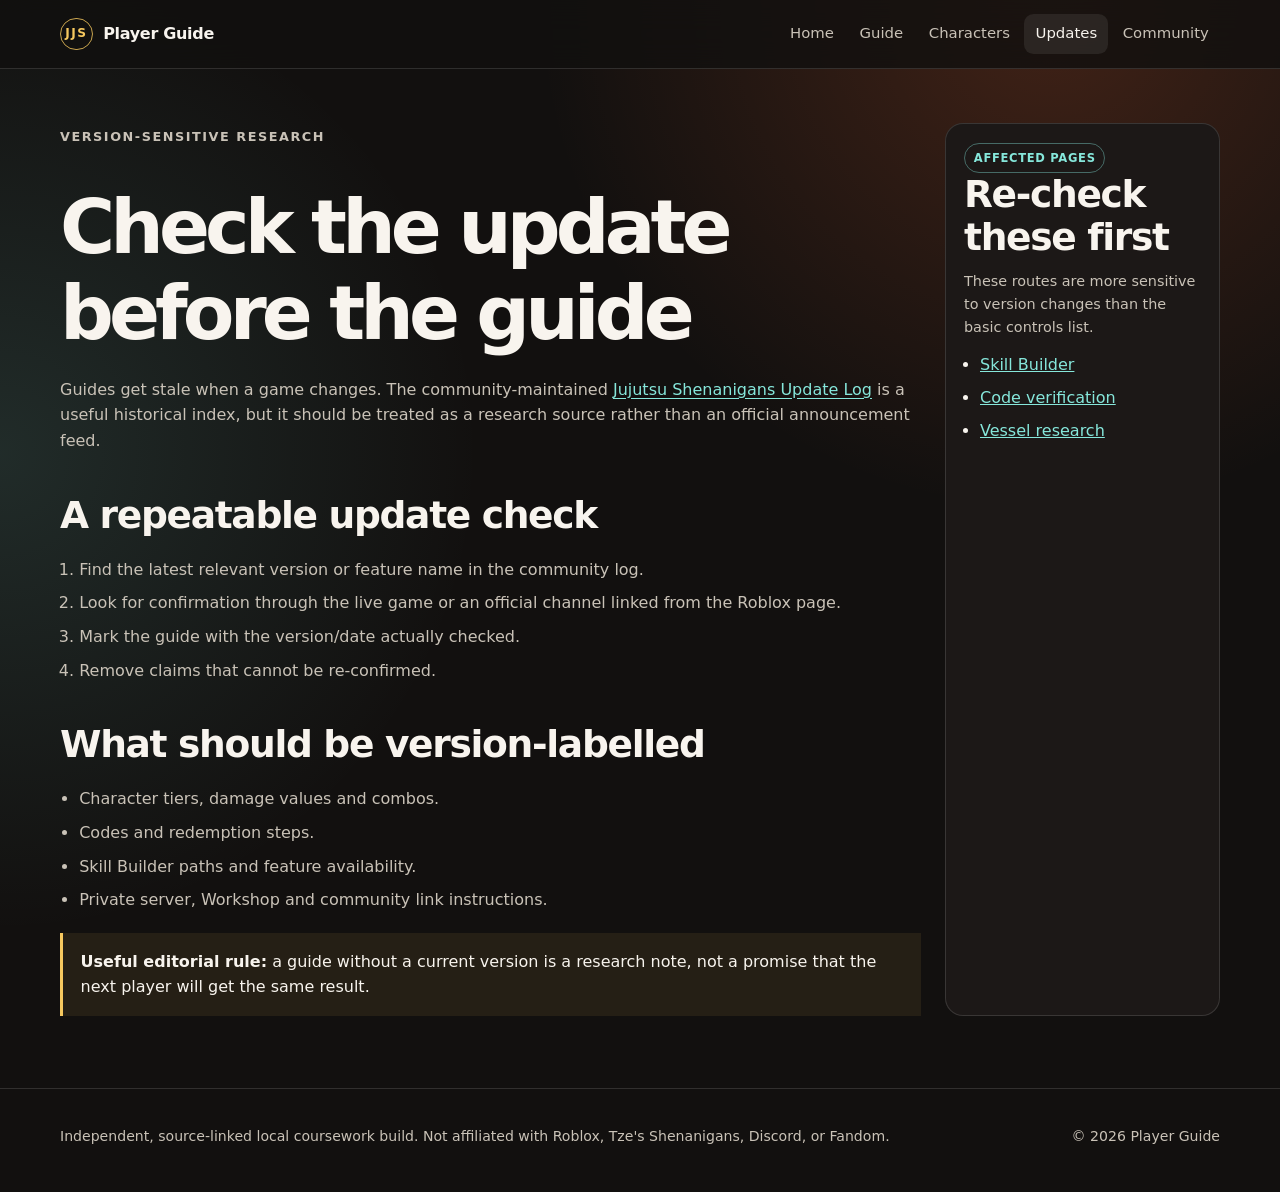
<file: updates.html>
<!doctype html>
<html lang="en">
<head>
  <meta charset="utf-8">
  <meta name="viewport" content="width=device-width, initial-scale=1">
  <meta name="robots" content="noindex,nofollow">
  <link rel="canonical" href="http://127.0.0.1:4173/updates.html">
  <script type="application/ld+json">
    {"@context":"https://schema.org","@type":"WebPage","name":"Jujutsu Shenanigans Update Guide","url":"http://127.0.0.1:4173/updates.html"}
  </script>
  <meta name="description" content="Track Jujutsu Shenanigans updates with dated sources before trusting an old guide, character comparison, or Skill Builder instruction.">
  <title>Jujutsu Shenanigans Update Guide</title>
  <link rel="stylesheet" href="assets/site.css">
</head>
<body>
  <a class="skip-link" href="#main-content">Skip to content</a>
  <header class="site-header"><div class="header-inner"><a class="brand" href="index.html" aria-label="Jujutsu Shenanigans Guide home"><span class="brand-mark">JJS</span><span>Player Guide</span></a><button class="nav-toggle" type="button" data-nav-toggle aria-controls="main-nav" aria-expanded="false">Menu</button><nav class="main-nav" id="main-nav" data-nav aria-label="Primary navigation"><a href="index.html">Home</a><a href="guide.html">Guide</a><a href="characters.html">Characters</a><a href="updates.html" aria-current="page">Updates</a><a href="community.html">Community</a></nav></div></header>
  <main id="main-content" class="page-shell content-layout">
    <article class="article">
      <p class="eyebrow">Version-sensitive research</p>
      <h1>Check the update before the guide</h1>
      <p>Guides get stale when a game changes. The community-maintained <a href="https://jujutsu-shenanigans.fandom.com/wiki/Update_Log" target="_blank" rel="noreferrer">Jujutsu Shenanigans Update Log</a> is a useful historical index, but it should be treated as a research source rather than an official announcement feed.</p>
      <h2>A repeatable update check</h2>
      <ol><li>Find the latest relevant version or feature name in the community log.</li><li>Look for confirmation through the live game or an official channel linked from the Roblox page.</li><li>Mark the guide with the version/date actually checked.</li><li>Remove claims that cannot be re-confirmed.</li></ol>
      <h2>What should be version-labelled</h2>
      <ul><li>Character tiers, damage values and combos.</li><li>Codes and redemption steps.</li><li>Skill Builder paths and feature availability.</li><li>Private server, Workshop and community link instructions.</li></ul>
      <div class="article-note"><strong>Useful editorial rule:</strong> a guide without a current version is a research note, not a promise that the next player will get the same result.</div>
    </article>
    <aside class="aside-card"><span class="status-tag">Affected pages</span><h2>Re-check these first</h2><p>These routes are more sensitive to version changes than the basic controls list.</p><ul><li><a href="skill-builder.html">Skill Builder</a></li><li><a href="codes.html">Code verification</a></li><li><a href="vessel.html">Vessel research</a></li></ul></aside>
  </main>
  <footer class="site-footer"><div class="page-shell footer-inner"><p>Independent, source-linked local coursework build.</p><p>© <span data-current-year></span> Player Guide</p></div></footer><script src="assets/site.js"></script>
</body>
</html>
</file>
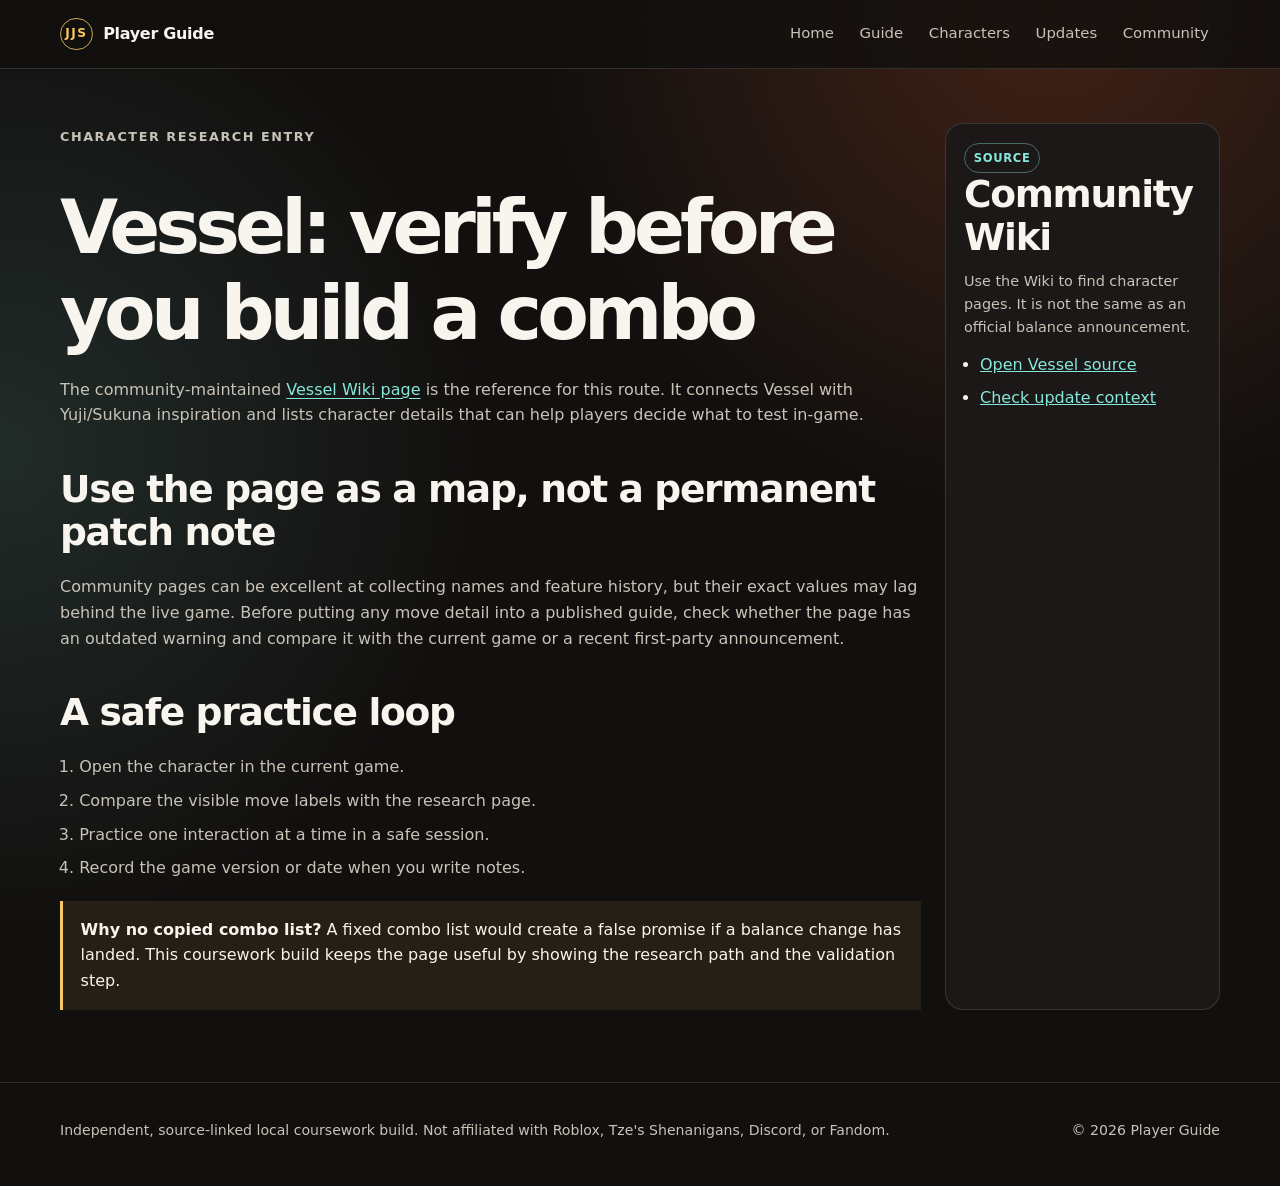
<file: vessel.html>
<!doctype html>
<html lang="en">
<head>
  <meta charset="utf-8">
  <meta name="viewport" content="width=device-width, initial-scale=1">
  <meta name="robots" content="noindex,nofollow">
  <link rel="canonical" href="http://127.0.0.1:4173/vessel.html">
  <script type="application/ld+json">
    {"@context":"https://schema.org","@type":"WebPage","name":"Jujutsu Shenanigans Vessel Guide","url":"http://127.0.0.1:4173/vessel.html"}
  </script>
  <meta name="description" content="A cautious Jujutsu Shenanigans Vessel research page pointing to the community Wiki for current character details and in-game testing.">
  <title>Jujutsu Shenanigans Vessel Guide</title>
  <link rel="stylesheet" href="assets/site.css">
</head>
<body>
  <a class="skip-link" href="#main-content">Skip to content</a>
  <header class="site-header"><div class="header-inner"><a class="brand" href="index.html" aria-label="Jujutsu Shenanigans Guide home"><span class="brand-mark">JJS</span><span>Player Guide</span></a><button class="nav-toggle" type="button" data-nav-toggle aria-controls="main-nav" aria-expanded="false">Menu</button><nav class="main-nav" id="main-nav" data-nav aria-label="Primary navigation"><a href="index.html">Home</a><a href="guide.html">Guide</a><a href="characters.html" aria-current="page">Characters</a><a href="updates.html">Updates</a><a href="community.html">Community</a></nav></div></header>
  <main id="main-content" class="page-shell content-layout">
    <article class="article">
      <p class="eyebrow">Character research entry</p>
      <h1>Vessel: verify before you build a combo</h1>
      <p>The community-maintained <a href="https://jujutsu-shenanigans.fandom.com/wiki/Vessel" target="_blank" rel="noreferrer">Vessel Wiki page</a> is the reference for this route. It connects Vessel with Yuji/Sukuna inspiration and lists character details that can help players decide what to test in-game.</p>
      <h2>Use the page as a map, not a permanent patch note</h2>
      <p>Community pages can be excellent at collecting names and feature history, but their exact values may lag behind the live game. Before putting any move detail into a published guide, check whether the page has an outdated warning and compare it with the current game or a recent first-party announcement.</p>
      <h2>A safe practice loop</h2>
      <ol><li>Open the character in the current game.</li><li>Compare the visible move labels with the research page.</li><li>Practice one interaction at a time in a safe session.</li><li>Record the game version or date when you write notes.</li></ol>
      <div class="article-note"><strong>Why no copied combo list?</strong> A fixed combo list would create a false promise if a balance change has landed. This coursework build keeps the page useful by showing the research path and the validation step.</div>
    </article>
    <aside class="aside-card"><span class="status-tag">Source</span><h2>Community Wiki</h2><p>Use the Wiki to find character pages. It is not the same as an official balance announcement.</p><ul><li><a href="https://jujutsu-shenanigans.fandom.com/wiki/Vessel" target="_blank" rel="noreferrer">Open Vessel source</a></li><li><a href="updates.html">Check update context</a></li></ul></aside>
  </main>
  <footer class="site-footer"><div class="page-shell footer-inner"><p>Independent, source-linked local coursework build.</p><p>© <span data-current-year></span> Player Guide</p></div></footer><script src="assets/site.js"></script>
</body>
</html>
</file>
<file: assets/site.css>
/* 本站使用自定义变量，方便后续关卡抽成站点配置。 */
:root {
  --ink: #f8f4ee;
  --muted: #c9c2b7;
  --canvas: #12100f;
  --surface: #1c1817;
  --surface-strong: #29201d;
  --line: rgba(255, 255, 255, 0.13);
  --ember: #ff6b35;
  --gold: #f6c85f;
  --teal: #86e7db;
  --shadow: 0 20px 52px rgba(0, 0, 0, 0.35);
  --radius: 18px;
  font-family: Inter, ui-sans-serif, system-ui, -apple-system, BlinkMacSystemFont, "Segoe UI", sans-serif;
}

* { box-sizing: border-box; }

html { scroll-behavior: smooth; }

body {
  margin: 0;
  color: var(--ink);
  background:
    radial-gradient(circle at 82% 0%, rgba(255, 107, 53, 0.20), transparent 32rem),
    radial-gradient(circle at 0% 38%, rgba(134, 231, 219, 0.13), transparent 30rem),
    var(--canvas);
  line-height: 1.6;
}

a { color: inherit; }

a:focus-visible,
button:focus-visible {
  outline: 3px solid var(--teal);
  outline-offset: 3px;
}

.skip-link {
  position: fixed;
  top: -5rem;
  left: 1rem;
  z-index: 20;
  padding: 0.65rem 0.9rem;
  border-radius: 0.5rem;
  background: var(--teal);
  color: #12201e;
  font-weight: 800;
}

.skip-link:focus { top: 1rem; }

.site-header {
  position: sticky;
  top: 0;
  z-index: 10;
  border-bottom: 1px solid var(--line);
  backdrop-filter: blur(16px);
  background: rgba(18, 16, 15, 0.82);
}

.header-inner,
.page-shell {
  width: min(1160px, calc(100% - 2rem));
  margin: 0 auto;
}

.header-inner {
  display: flex;
  min-height: 4.25rem;
  align-items: center;
  justify-content: space-between;
  gap: 1rem;
}

.brand {
  display: inline-flex;
  align-items: center;
  gap: 0.65rem;
  text-decoration: none;
  font-weight: 850;
  letter-spacing: -0.02em;
}

.brand-mark {
  display: grid;
  width: 2.05rem;
  height: 2.05rem;
  place-items: center;
  border: 1px solid rgba(246, 200, 95, 0.8);
  border-radius: 50%;
  color: var(--gold);
  font-size: 0.76rem;
  letter-spacing: 0.12em;
}

.main-nav { display: flex; align-items: center; gap: 0.2rem; }

.main-nav a {
  padding: 0.5rem 0.7rem;
  border-radius: 0.6rem;
  color: var(--muted);
  font-size: 0.93rem;
  text-decoration: none;
}

.main-nav a:hover,
.main-nav a[aria-current="page"] {
  color: var(--ink);
  background: rgba(255, 255, 255, 0.08);
}

.nav-toggle {
  display: none;
  padding: 0.5rem 0.7rem;
  border: 1px solid var(--line);
  border-radius: 0.6rem;
  color: var(--ink);
  background: transparent;
  font: inherit;
}

.hero {
  display: grid;
  grid-template-columns: minmax(0, 1.15fr) minmax(16rem, 0.85fr);
  gap: clamp(2rem, 6vw, 5rem);
  align-items: center;
  padding: clamp(4rem, 10vw, 7.5rem) 0 4rem;
}

.eyebrow,
.status-tag {
  display: inline-flex;
  align-items: center;
  gap: 0.4rem;
  margin: 0 0 1rem;
  color: var(--gold);
  font-size: 0.8rem;
  font-weight: 800;
  letter-spacing: 0.12em;
  text-transform: uppercase;
}

.status-tag {
  margin: 0;
  padding: 0.3rem 0.55rem;
  border: 1px solid rgba(134, 231, 219, 0.4);
  border-radius: 999px;
  color: var(--teal);
  font-size: 0.72rem;
  letter-spacing: 0.06em;
}

h1,
h2,
h3 { line-height: 1.15; }

h1 {
  max-width: 12ch;
  margin: 0;
  font-size: clamp(3rem, 8vw, 6.2rem);
  letter-spacing: -0.065em;
}

h2 { margin: 0; font-size: clamp(1.55rem, 3vw, 2.35rem); letter-spacing: -0.035em; }
h3 { margin: 0; font-size: 1.12rem; }

.hero p {
  max-width: 60ch;
  margin: 1.3rem 0 0;
  color: var(--muted);
  font-size: 1.07rem;
}

.hero-actions,
.button-row { display: flex; flex-wrap: wrap; gap: 0.75rem; margin-top: 1.65rem; }

.button {
  display: inline-flex;
  min-height: 2.8rem;
  align-items: center;
  justify-content: center;
  padding: 0.65rem 1rem;
  border: 1px solid transparent;
  border-radius: 0.75rem;
  background: var(--ember);
  color: #19100d;
  font-weight: 850;
  text-decoration: none;
}

.button:hover { filter: brightness(1.08); }

.button--ghost { border-color: var(--line); background: transparent; color: var(--ink); }

.hero-visual {
  position: relative;
  min-height: 25rem;
  overflow: hidden;
  border: 1px solid var(--line);
  border-radius: calc(var(--radius) + 0.5rem);
  background:
    linear-gradient(145deg, rgba(255, 107, 53, 0.34), transparent 38%),
    linear-gradient(35deg, rgba(134, 231, 219, 0.22), transparent 48%),
    var(--surface);
  box-shadow: var(--shadow);
}

.hero-visual::before,
.hero-visual::after {
  position: absolute;
  content: "";
  border: 1px solid rgba(246, 200, 95, 0.32);
  border-radius: 50%;
}

.hero-visual::before { inset: 12% 16%; }
.hero-visual::after { inset: 27% 4%; transform: rotate(27deg); }

.visual-text {
  position: absolute;
  right: 1.35rem;
  bottom: 1.1rem;
  max-width: 14ch;
  color: rgba(248, 244, 238, 0.92);
  font-size: clamp(2.25rem, 5vw, 4rem);
  font-weight: 900;
  letter-spacing: -0.09em;
  line-height: 0.86;
  text-align: right;
}

.visual-note {
  position: absolute;
  top: 1rem;
  left: 1rem;
  max-width: 16rem;
  margin: 0;
  color: var(--muted);
  font-size: 0.85rem;
}

.section { padding: 3.5rem 0; }
.section + .section { border-top: 1px solid var(--line); }

.section-heading { display: flex; align-items: end; justify-content: space-between; gap: 1rem; margin-bottom: 1.5rem; }
.section-heading p { max-width: 48ch; margin: 0; color: var(--muted); }

.guide-grid,
.source-grid,
.feature-grid { display: grid; grid-template-columns: repeat(3, minmax(0, 1fr)); gap: 1rem; }

.guide-card,
.source-card,
.feature-card,
.callout {
  border: 1px solid var(--line);
  border-radius: var(--radius);
  background: linear-gradient(145deg, rgba(255,255,255,0.05), rgba(255,255,255,0.01));
}

.guide-card,
.source-card,
.feature-card { padding: 1.2rem; }
.guide-card { min-height: 11.5rem; text-decoration: none; transition: transform 180ms ease, border-color 180ms ease; }
.guide-card:hover { transform: translateY(-0.2rem); border-color: rgba(246, 200, 95, 0.58); }
.guide-card p,
.source-card p,
.feature-card p { margin: 0.7rem 0 0; color: var(--muted); font-size: 0.94rem; }
.guide-card .arrow { display: inline-block; margin-top: 1rem; color: var(--gold); font-weight: 800; }

.content-layout { display: grid; grid-template-columns: minmax(0, 1fr) minmax(16rem, 0.32fr); gap: 1.5rem; padding: 3.4rem 0 4.5rem; }
.article { min-width: 0; }
.article > * + * { margin-top: 1.25rem; }
.article h1 { max-width: 15ch; font-size: clamp(2.7rem, 6vw, 4.7rem); }
.article h2 { margin-top: 2.5rem; }
.article h3 { margin-top: 1.6rem; }
.article p,
.article li { color: var(--muted); }
.article strong { color: var(--ink); }
.article ul,
.article ol { padding-left: 1.2rem; }
.article li + li { margin-top: 0.5rem; }

.article a { color: var(--teal); text-underline-offset: 0.18em; }

.article-note {
  padding: 1rem 1.1rem;
  border-left: 3px solid var(--gold);
  background: rgba(246, 200, 95, 0.08);
}

.aside-card { position: sticky; top: 5.4rem; padding: 1.15rem; border: 1px solid var(--line); border-radius: var(--radius); background: var(--surface); }
.aside-card p { margin: 0.65rem 0 0; color: var(--muted); font-size: 0.9rem; }
.aside-card ul { margin: 0.85rem 0 0; padding-left: 1rem; }
.aside-card li + li { margin-top: 0.45rem; }
.aside-card a { color: var(--teal); }

.key-grid { display: grid; grid-template-columns: repeat(3, minmax(0, 1fr)); gap: 0.75rem; margin-top: 1rem; }
.key { padding: 0.85rem; border: 1px solid var(--line); border-radius: 0.8rem; background: rgba(255,255,255,0.035); }
.key kbd { display: inline-flex; min-width: 2.4rem; justify-content: center; padding: 0.18rem 0.4rem; border: 1px solid rgba(255,255,255,0.22); border-bottom-width: 3px; border-radius: 0.35rem; color: var(--gold); font: 800 0.95rem/1 ui-monospace, SFMono-Regular, Consolas, monospace; }
.key span { display: block; margin-top: 0.5rem; color: var(--muted); font-size: 0.85rem; }

.source-list { display: grid; gap: 0.8rem; margin-top: 1rem; }
.source-line { padding: 0.9rem 1rem; border: 1px solid var(--line); border-radius: 0.75rem; background: rgba(255,255,255,0.025); }
.source-line strong { display: block; }
.source-line span { color: var(--muted); font-size: 0.88rem; }

.site-footer { border-top: 1px solid var(--line); padding: 2.25rem 0 2.8rem; color: var(--muted); font-size: 0.88rem; }
.footer-inner { display: flex; justify-content: space-between; gap: 1rem; }
.footer-inner p { margin: 0; }

@media (max-width: 820px) {
  .nav-toggle { display: inline-flex; }
  .main-nav { display: none; position: absolute; top: 4.35rem; right: 1rem; left: 1rem; flex-direction: column; align-items: stretch; padding: 0.6rem; border: 1px solid var(--line); border-radius: 0.8rem; background: #171311; box-shadow: var(--shadow); }
  .main-nav.is-open { display: flex; }
  .main-nav a { padding: 0.7rem; }
  .hero,
  .content-layout { grid-template-columns: 1fr; }
  .hero { padding-top: 3.8rem; }
  .hero-visual { min-height: 18rem; }
  .guide-grid,
  .source-grid,
  .feature-grid,
  .key-grid { grid-template-columns: repeat(2, minmax(0, 1fr)); }
  .aside-card { position: static; }
}

@media (max-width: 520px) {
  .header-inner,
  .page-shell { width: min(100% - 1.2rem, 1160px); }
  h1 { font-size: clamp(2.75rem, 16vw, 4rem); }
  .guide-grid,
  .source-grid,
  .feature-grid,
  .key-grid { grid-template-columns: 1fr; }
  .section-heading,
  .footer-inner { align-items: flex-start; flex-direction: column; }
}
</file>
